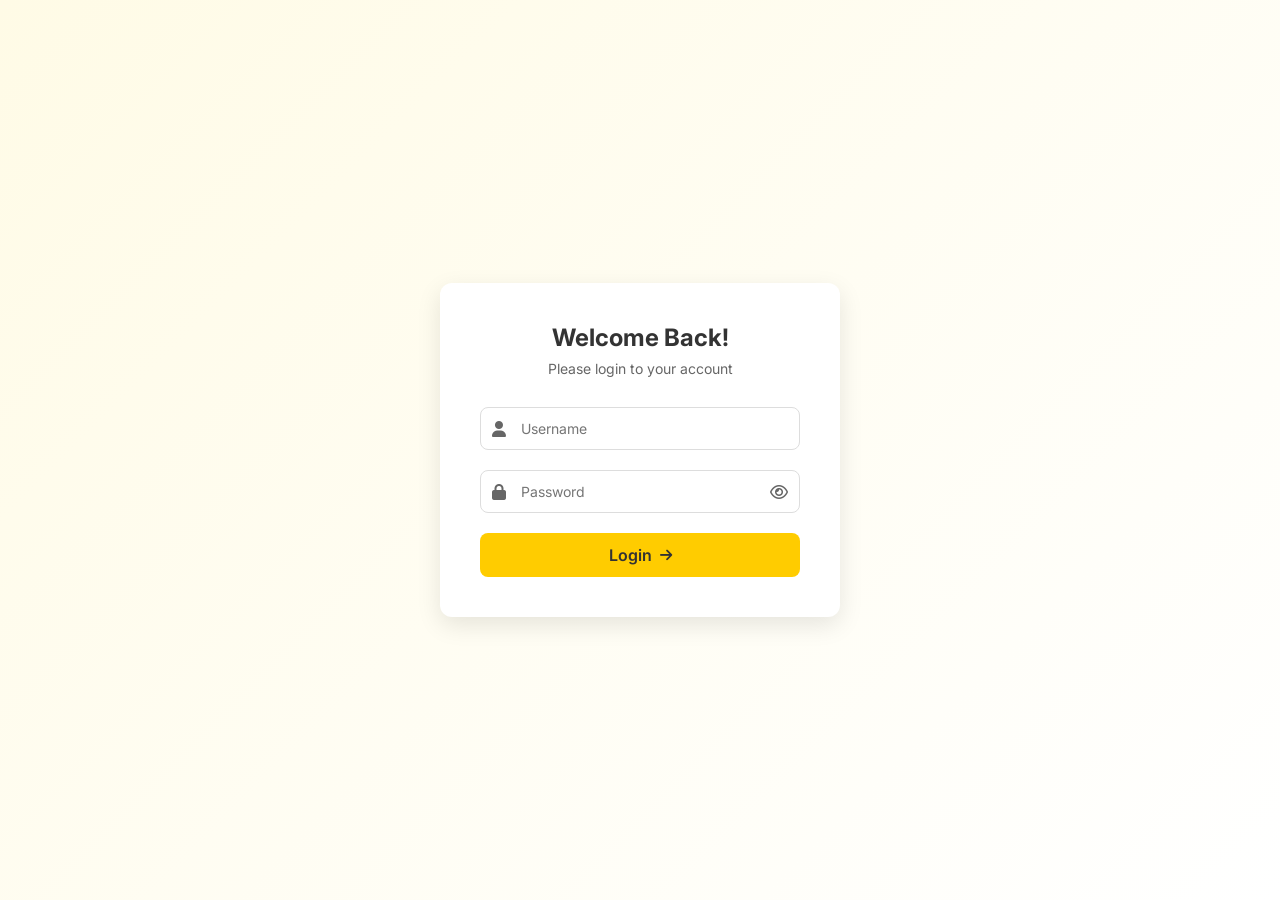
<file: admin/auth/admin-login.html>
<!DOCTYPE html>
<html lang="en">
<head>
    <meta charset="UTF-8">
    <meta name="viewport" content="width=device-width, initial-scale=1.0">
    <title>Login - Courier Services</title>
    <link rel="stylesheet" href="admin-login.css">
    <link rel="stylesheet" href="https://cdnjs.cloudflare.com/ajax/libs/font-awesome/6.0.0/css/all.min.css">
</head>
<body>
    <div class="container">
        <div class="login-container">
            <div class="login-header">
                <h2>Welcome Back!</h2>
                <p>Please login to your account</p>
            </div>
            
            <form id="loginForm" class="login-form" onsubmit="return handleLogin(event)">
                <div class="form-group">
                    <div class="input-group">
                        <span class="input-icon">
                            <i class="fas fa-user"></i>
                        </span>
                        <input type="text" id="username" name="username" placeholder="Username" required>
                    </div>
                </div>

                <div class="form-group">
                    <div class="input-group">
                        <span class="input-icon">
                            <i class="fas fa-lock"></i>
                        </span>
                        <input type="password" id="password" name="password" placeholder="Password" required>
                        <span class="password-toggle" onclick="togglePassword()">
                            <i class="far fa-eye"></i>
                        </span>
                    </div>
                </div>

                <button type="submit" class="login-button">
                    <span class="button-text">Login</span>
                    <i class="fas fa-arrow-right"></i>
                </button>
            </form>
        </div>
    </div>

    <script>
        function togglePassword() {
            const passwordInput = document.getElementById('password');
            const toggleIcon = document.querySelector('.password-toggle i');
            
            if (passwordInput.type === 'password') {
                passwordInput.type = 'text';
                toggleIcon.classList.remove('fa-eye');
                toggleIcon.classList.add('fa-eye-slash');
            } else {
                passwordInput.type = 'password';
                toggleIcon.classList.remove('fa-eye-slash');
                toggleIcon.classList.add('fa-eye');
            }
        }

        function handleLogin(event) {
            event.preventDefault();
            
            const username = document.getElementById('username').value;
            const password = document.getElementById('password').value;

            // Add your login logic here
            console.log('Login attempt:', { username, password });

            // For demonstration, show a success message
            const button = document.querySelector('.login-button');
            const buttonText = document.querySelector('.button-text');
            
            button.classList.add('loading');
            buttonText.textContent = 'Logging in...';

            // Simulate API call
            setTimeout(() => {
                button.classList.remove('loading');
                buttonText.textContent = 'Login';
                // Redirect to add user page after simulated success
                window.location.href = '../user-management/create-user.php';
            }, 1500);

            return false;
        }
    </script>
</body>
</html>
</file>
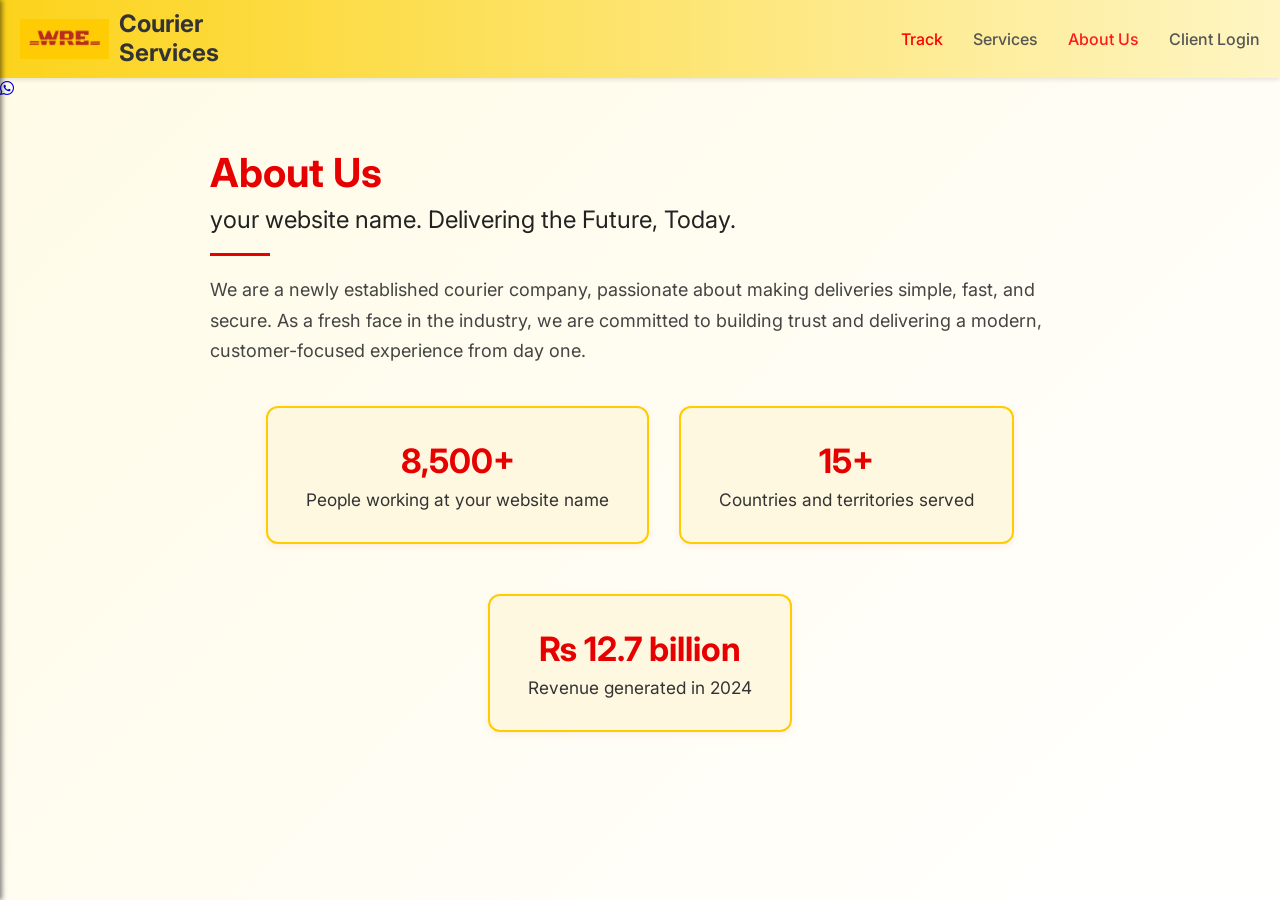
<file: pages/about/company-overview.html>
<!DOCTYPE html>
<html lang="en">
<head>
    <meta charset="UTF-8">
    <meta name="viewport" content="width=device-width, initial-scale=1.0">
    <title>About Us | Courier Services</title>
    <link rel="stylesheet" href="./company-overview.css">
    <link rel="stylesheet" href="https://cdnjs.cloudflare.com/ajax/libs/font-awesome/6.0.0/css/all.min.css">
    <style>
        .navbar {
            display: flex;
            justify-content: space-between;   
            align-items: center;
            background: linear-gradient(to right, #fcd31b, #fef5c3);
            padding: 10px 20px;
            position: relative;
        }

        .brand {
            display: flex;
            align-items: center;
        }

        .brand img {
            height: 40px;
            margin-right: 10px;
        }

        .brand h1 {
            font-size: 1.5rem;
            margin: 0;
            color: #333;
            line-height: 1.2;
        }

        .menu-toggle {
            display: none;
            font-size: 1.5rem;
            cursor: pointer;
            background: none;
            border: none;
            color: #333;
        }

        .nav-links {
            display: flex;
            gap: 30px;
            align-items: center;
        }

        .nav-links a {
            text-decoration: none;
            color: #555;
            font-weight: 500;
        }

        .nav-links a:nth-child(1) {
            color: red;
        }

        .nav-links .logout {
            color: darkred;
            font-weight: bold;
        }

        .sidebar {
            position: fixed;
            top: 0;
            left: -250px;
            width: 250px;
            height: 100%;
            background-color: #fff8dc;
            box-shadow: 2px 0 5px rgba(0,0,0,0.5);
            padding-top: 60px;
            display: flex;
            flex-direction: column;
            gap: 20px;
            padding-left: 20px;
            transition: left 0.3s ease;
            z-index: 1001;
        }

        .sidebar.open {
            left: 0;
        }

        .sidebar a {
            text-decoration: none;
            color: #333;
            font-size: 16px;
        }

        .sidebar .logout {
            color: darkred;
            font-weight: bold;
        }

        @media (max-width: 768px) {
            .nav-links {
                display: none;
            }
            .menu-toggle {
                display: block;
            }
        }
    </style>
</head>
<body>
    <div class="navbar">
        <div class="brand">
            <img src="../../assets/images/Screenshot 2025-05-10 035929.png" alt="Logo" />
            <h1>Courier<br>Services</h1>
        </div>
        <button class="menu-toggle" onclick="toggleSidebar()">
            <i class="fas fa-bars"></i>
        </button>
        <div class="nav-links">
            <a href="../../index.html">Track</a>
            <a href="../services/solutions.html">Services</a>
            <a href="./company-overview.html" class="active">About Us</a>
            <a href="../../admin/auth/admin-login.html" class="login-link">Client Login</a>
        </div>
    </div>

    <div id="sidebar" class="sidebar">
        <a href="../../index.html">Track</a>
        <a href="../services/solutions.html">Services</a>
        <a href="./company-overview.html" class="active">About Us</a>
        <a href="../../admin/auth/admin-login.html" class="login-link">Client Login</a>
    </div>

    <a href="https://wa.me/923130558314" class="floating-whatsapp" target="_blank" rel="noopener" aria-label="Chat with us on WhatsApp">
        <i class="fab fa-whatsapp"></i>
    </a>

    <main class="main-content">
        <section class="about-section">
            <h1>About Us</h1>
            <h2>your website name. Delivering the Future, Today.</h2>
            <hr>
            <p>
                We are a newly established courier company, passionate about making deliveries simple, fast, and secure. As a fresh face in the industry, we are committed to building trust and delivering a modern, customer-focused experience from day one.
            </p>
        </section>
        <section class="stats-section">
            <div class="stat-card">
                <div class="stat-number">8,500+</div>
                <div class="stat-label">People working at your website name</div>
            </div>
            <div class="stat-card">
                <div class="stat-number">15+</div>
                <div class="stat-label">Countries and territories served</div>
            </div>
            <div class="stat-card">
                <div class="stat-number">₨ 12.7 billion</div>
                <div class="stat-label">Revenue generated in 2024</div>
            </div>
        </section>
    </main>

    <script>
        function toggleSidebar() {
            document.getElementById("sidebar").classList.toggle("open");
        }

        // Close sidebar when clicking outside
        document.addEventListener('click', function(event) {
            const sidebar = document.getElementById('sidebar');
            const menuToggle = document.querySelector('.menu-toggle');
            
            if (!sidebar.contains(event.target) && !menuToggle.contains(event.target)) {
                sidebar.classList.remove('open');
            }
        });
    </script>
</body>
</html>
</file>
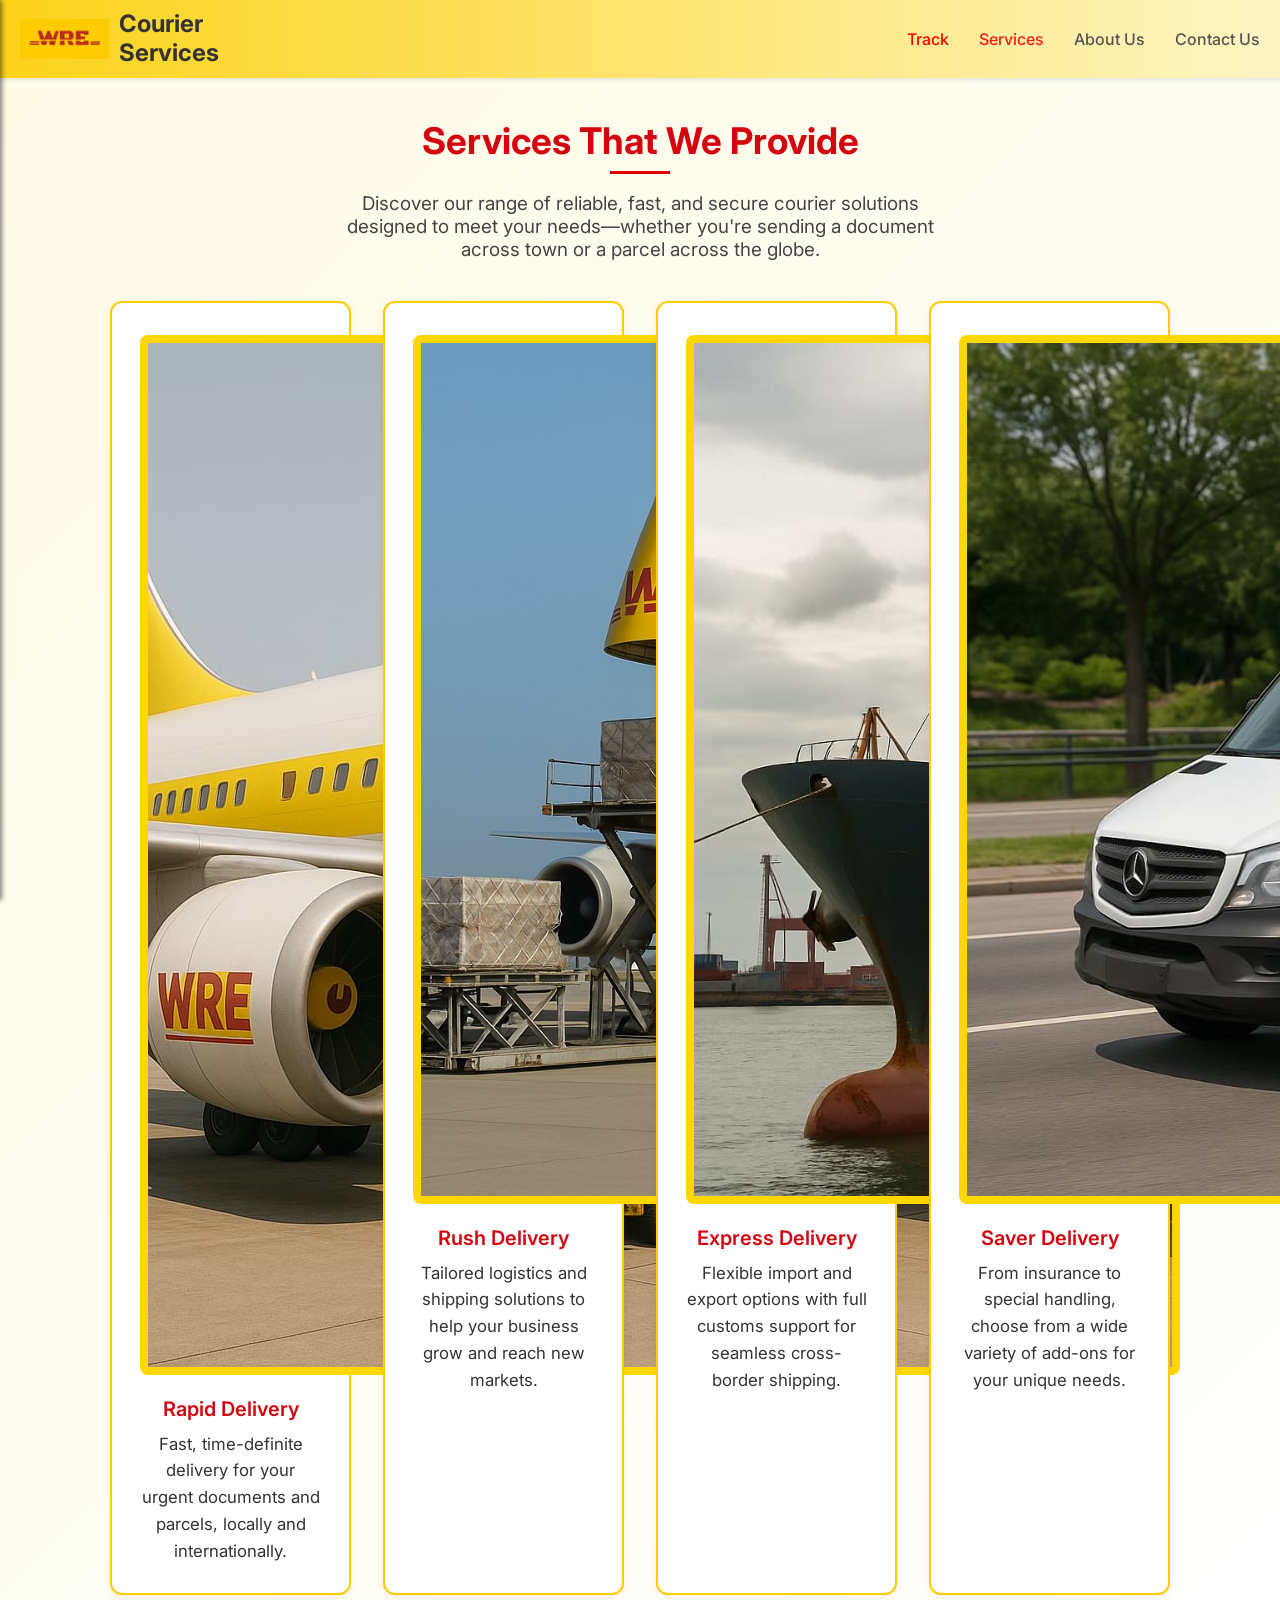
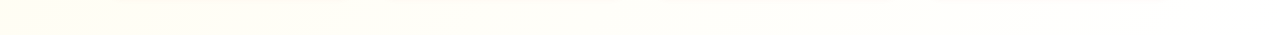
<file: pages/services/solutions.html>
<!DOCTYPE html>
<html lang="en">

<head>
  <meta charset="UTF-8">
  <meta name="viewport" content="width=device-width, initial-scale=1">
  <title>Logistics Solutions | Courier Services</title>
  <link rel="stylesheet" href="./solutions.css">
  <link rel="stylesheet" href="https://cdnjs.cloudflare.com/ajax/libs/font-awesome/6.0.0/css/all.min.css">
  <style>
    .navbar {
      display: flex;
      justify-content: space-between;
      align-items: center;
      background: linear-gradient(to right, #fcd31b, #fef5c3);
      padding: 10px 20px;
      position: relative;
    }

    .brand {
      display: flex;
      align-items: center;
    }

    .brand img {
      height: 40px;
      margin-right: 10px;
    }

    .brand h1 {
      font-size: 1.5rem;
      margin: 0;
      color: #333;
      line-height: 1.2;
    }

    .menu-toggle {
      display: none;
      font-size: 1.5rem;
      cursor: pointer;
      background: none;
      border: none;
      color: #333;
    }

    .nav-links {
      display: flex;
      gap: 30px;
      align-items: center;
    }

    .nav-links a {
      text-decoration: none;
      color: #555;
      font-weight: 500;
    }

    .nav-links a:nth-child(1) {
      color: red;
    }

    .nav-links .logout {
      color: darkred;
      font-weight: bold;
    }

    .sidebar {
      position: fixed;
      top: 0;
      left: -250px;
      width: 250px;
      height: 100%;
      background-color: #fff8dc;
      box-shadow: 2px 0 5px rgba(0,0,0,0.5);
      padding-top: 60px;
      display: flex;
      flex-direction: column;
      gap: 20px;
      padding-left: 20px;
      transition: left 0.3s ease;
      z-index: 1001;
    }

    .sidebar.open {
      left: 0;
    }

    .sidebar a {
      text-decoration: none;
      color: #333;
      font-size: 16px;
    }

    .sidebar .logout {
      color: darkred;
      font-weight: bold;
    }

    @media (max-width: 768px) {
      .nav-links {
        display: none;
      }
      .menu-toggle {
        display: block;
      }
    }
  </style>
</head>

<body>
  <div class="navbar">
    <div class="brand">
      <img src="../../assets/images/Screenshot 2025-05-10 035929.png" alt="Logo" />
      <h1>Courier<br>Services</h1>
    </div>
    <button class="menu-toggle" onclick="toggleSidebar()">
      <i class="fas fa-bars"></i>
    </button>
    <div class="nav-links">
      <a href="../../index.html">Track</a>
      <a href="./solutions.html" class="active">Services</a>
      <a href="../about/company-overview.html">About Us</a>
      <a href="../contact/support.html">Contact Us</a>
    </div>
  </div>

  <div id="sidebar" class="sidebar">
    <a href="../../index.html">Track</a>
    <a href="./solutions.html" class="active">Services</a>
    <a href="../about/company-overview.html">About Us</a>
    <a href="../contact/support.html">Contact Us</a>
  </div>

  <main class="services-main">
    <section class="services-hero">
      <h1>Services That We Provide</h1>
      <hr>
      <p>
        Discover our range of reliable, fast, and secure courier solutions designed to meet your needs—whether you're
        sending a document across town or a parcel across the globe.
      </p>
    </section>
    <section class="services-list-section">
      <div class="service-card">
        <img src="../../assets/images/cargo-shipment-by-air.jpg" alt="Rapid Delivery">
        <h3>Rapid Delivery</h3>
        <p>Fast, time-definite delivery for your urgent documents and parcels, locally and internationally.</p>
      </div>
      <div class="service-card">
        <img src="../../assets/images/cargo-shipment.jpg" alt="Rush Delivery">
        <h3>Rush Delivery</h3>
        <p>Tailored logistics and shipping solutions to help your business grow and reach new markets.</p>
      </div>
      <div class="service-card">
        <img src="../../assets/images/cargo-shipment-by-sea.jpg" alt="Express Delivery">
        <h3>Express Delivery</h3>
        <p>Flexible import and export options with full customs support for seamless cross-border shipping.</p>
      </div>
      <div class="service-card">
        <img src="../../assets/images/shipment-by-land-in-progress.jpg" alt="Saver Delivery">
        <h3>Saver Delivery</h3>
        <p>From insurance to special handling, choose from a wide variety of add-ons for your unique needs.</p>
      </div>
    </section>
  </main>

  <script>
    function toggleSidebar() {
      document.getElementById("sidebar").classList.toggle("open");
    }

    // Close sidebar when clicking outside
    document.addEventListener('click', function(event) {
      const sidebar = document.getElementById('sidebar');
      const menuToggle = document.querySelector('.menu-toggle');
      
      if (!sidebar.contains(event.target) && !menuToggle.contains(event.target)) {
        sidebar.classList.remove('open');
      }
    });
  </script>
</body>

</html>
</file>
<file: admin/auth/admin-login.css>
@import url('https://fonts.googleapis.com/css2?family=Inter:wght@400;500;600;700&display=swap');

* {
    margin: 0;
    padding: 0;
    box-sizing: border-box;
    font-family: 'Inter', sans-serif;
}

body {
    min-height: 100vh;
    background: linear-gradient(135deg, #fffbe6 0%, #fff 100%);
    display: flex;
    align-items: center;
    justify-content: center;
}

.container {
    width: 100%;
    padding: 20px;
}

.login-container {
    background: white;
    max-width: 400px;
    margin: 0 auto;
    padding: 40px;
    border-radius: 12px;
    box-shadow: 0 8px 24px rgba(0, 0, 0, 0.1);
}

.login-header {
    text-align: center;
    margin-bottom: 30px;
}

.login-header h2 {
    color: #333;
    font-size: 24px;
    margin-bottom: 8px;
}

.login-header p {
    color: #666;
    font-size: 14px;
}

.login-form {
    margin-top: 30px;
}

.form-group {
    margin-bottom: 20px;
}

.input-group {
    position: relative;
    display: flex;
    align-items: center;
}

.input-icon {
    position: absolute;
    left: 12px;
    color: #666;
    font-size: 16px;
}

.input-group input {
    width: 100%;
    padding: 12px 40px;
    border: 1px solid #ddd;
    border-radius: 8px;
    font-size: 14px;
    transition: all 0.3s ease;
}

.input-group input:focus {
    border-color: #FFCC00;
    outline: none;
    box-shadow: 0 0 0 3px rgba(255, 204, 0, 0.1);
}

.password-toggle {
    position: absolute;
    right: 12px;
    color: #666;
    cursor: pointer;
    font-size: 16px;
}

.password-toggle:hover {
    color: #333;
}

.login-button {
    width: 100%;
    padding: 12px;
    background: #FFCC00;
    border: none;
    border-radius: 8px;
    color: #333;
    font-size: 16px;
    font-weight: 600;
    cursor: pointer;
    display: flex;
    align-items: center;
    justify-content: center;
    gap: 8px;
    transition: all 0.3s ease;
    position: relative;
    overflow: hidden;
}

.login-button:hover {
    background: #FFD700;
    transform: translateY(-1px);
}

.login-button:active {
    transform: translateY(0);
}

.login-button i {
    font-size: 14px;
    transition: transform 0.3s ease;
}

.login-button:hover i {
    transform: translateX(3px);
}

.login-button.loading {
    background: #FFE066;
    cursor: wait;
}

.login-button.loading i {
    animation: spin 1s linear infinite;
}

@keyframes spin {
    0% { transform: rotate(0deg); }
    100% { transform: rotate(360deg); }
}

/* Error states */
.input-group.error input {
    border-color: #D40511;
}

.error-message {
    color: #D40511;
    font-size: 12px;
    margin-top: 5px;
}

/* Responsive design */
@media (max-width: 480px) {
    .login-container {
        padding: 30px 20px;
    }

    .login-header h2 {
        font-size: 22px;
    }
}
</file>
<file: pages/about/company-overview.css>
@import url('https://fonts.googleapis.com/css2?family=Inter:wght@400;500;600;700&display=swap');

* {
    margin: 0;
    padding: 0;
    box-sizing: border-box;
    font-family: 'Inter', sans-serif;
}

body {
    background: #f0f0f0;
    margin: 0;
    padding: 0;
    min-height: 100vh;
    background: linear-gradient(135deg, #fffbe6 0%, #fff 100%);
}

/* Navbar Styles */
.navbar {
    background: linear-gradient(to right, #FFD700, #FFF5CC);
    box-shadow: 0 2px 4px rgba(0, 0, 0, 0.1);
    position: fixed;
    top: 0;
    left: 0;
    right: 0;
    z-index: 1000;
}

.nav-container {
    max-width: 1200px;
    margin: 0 auto;
    padding: 1rem;
    display: flex;
    justify-content: space-between;
    align-items: center;
}

.logo {
    font-size: 1.5rem;
    font-weight: 600;
    color: #333;
    display: flex;
    align-items: center;
    gap: 0.5rem;
}

.logo i {
    color: #ff1a1a;
}

.nav-links {
    display: flex;
    gap: 2rem;
    list-style: none;
}

.nav-links a {
    text-decoration: none;
    color: #666;
    font-weight: 500;
    transition: color 0.3s ease;
}

.nav-links a:hover {
    color: #ff1a1a;
}

.nav-links a.active {
    color: #ff1a1a;
}

.logout-btn {
    display: flex;
    align-items: center;
    gap: 0.5rem;
    color: #D40511 !important;
}

.logout-btn:hover {
    color: #ff1a1a !important;
}


.main-content {
    max-width: 900px;
    margin: 50px auto 0 auto;
    padding: 0 20px 40px 20px;
}
.about-section h1 {
    color: #E60000;
    font-size: 2.5rem;
    margin-bottom: 0.5rem;
}
.about-section h2 {
    color: #222;
    font-size: 1.5rem;
    font-weight: 400;
    margin-top: 0;
    margin-bottom: 1.2rem;
}
.about-section hr {
    border: none;
    border-top: 3px solid #E60000;
    width: 60px;
    margin: 18px 0 18px 0;
}
.about-section p {
    font-size: 1.13rem;
    line-height: 1.7;
    color: #444;
    margin-bottom: 2.5rem;
}

.stats-section {
    display: flex;
    gap: 30px;
    flex-wrap: wrap;
    justify-content: center;
}
.stat-card {
    background: #fff8e1;
    border: 2px solid #FFCC00;
    border-radius: 12px;
    box-shadow: 0 2px 8px rgba(230,0,0,0.07);
    padding: 32px 38px;
    min-width: 220px;
    text-align: center;
    margin-bottom: 20px;
    transition: box-shadow 0.2s;
}
.stat-card:hover {
    box-shadow: 0 4px 16px rgba(230,0,0,0.13);
}
.stat-number {
    font-size: 2.1rem;
    font-weight: bold;
    color: #E60000;
    margin-bottom: 8px;
}
.stat-label {
    font-size: 1.08rem;
    color: #333;
}

@media (max-width: 700px) {
    .main-content {
        margin-top: 20px;
    }
    .stats-section {
        flex-direction: column;
        gap: 18px;
        align-items: center;
    }
    .header {
        flex-direction: column;
        gap: 10px;
        padding: 18px 10px;
    }
}

/* Responsive Styles */
@media (max-width: 1200px) {
    .nav-container {
        padding: 1rem 2rem;
    }

    .main-content {
        padding: 0 40px 40px 40px;
    }
}

@media (max-width: 992px) {
    .about-section h1 {
        font-size: 2.2rem;
    }

    .about-section h2 {
        font-size: 1.3rem;
    }

    .about-section p {
        font-size: 1.1rem;
    }

    .stat-card {
        min-width: 200px;
    }
}

@media (max-width: 768px) {
    .nav-container {
        flex-direction: column;
        gap: 1rem;
        padding: 1rem;
    }

    .nav-links {
        flex-wrap: wrap;
        justify-content: center;
        gap: 1rem;
    }

    .main-content {
        margin-top: 120px;
        padding: 0 20px 40px 20px;
    }

    .about-section h1 {
        font-size: 2rem;
    }

    .about-section h2 {
        font-size: 1.2rem;
    }

    .about-section p {
        font-size: 1rem;
        margin-bottom: 2rem;
    }

    .stats-section {
        gap: 20px;
    }

    .stat-card {
        padding: 25px 30px;
    }

    .stat-number {
        font-size: 1.8rem;
    }

    .stat-label {
        font-size: 1rem;
    }
}

@media (max-width: 480px) {
    .nav-links {
        flex-direction: column;
        align-items: center;
        width: 100%;
    }

    .nav-links li {
        width: 100%;
        text-align: center;
    }

    .nav-links a {
        display: block;
        padding: 0.5rem;
    }

    .main-content {
        margin-top: 160px;
        padding: 0 15px 30px 15px;
    }

    .about-section h1 {
        font-size: 1.8rem;
    }

    .about-section h2 {
        font-size: 1.1rem;
    }

    .about-section p {
        font-size: 0.95rem;
        line-height: 1.6;
    }

    .stats-section {
        gap: 15px;
    }

    .stat-card {
        padding: 20px;
        min-width: 100%;
    }

    .stat-number {
        font-size: 1.6rem;
    }

    .stat-label {
        font-size: 0.95rem;
    }
}

/* Print Styles */
@media print {
    .navbar {
        position: static;
    }

    .main-content {
        margin-top: 0;
    }

    .stat-card {
        break-inside: avoid;
        box-shadow: none;
        border: 1px solid #ddd;
    }
}
</file>
<file: pages/services/solutions.css>
@import url('https://fonts.googleapis.com/css2?family=Inter:wght@400;500;600;700&display=swap');

* {
    margin: 0;
    padding: 0;
    box-sizing: border-box;
    font-family: 'Inter', sans-serif;
}

body {
    background: #f0f0f0;
    margin: 0;
    padding: 0;
    min-height: 100vh;
    background: linear-gradient(135deg, #fffbe6 0%, #fff 100%);
}

/* Navbar Styles */
.navbar {
    background: linear-gradient(to right, #FFD700, #FFF5CC);
    box-shadow: 0 2px 4px rgba(0, 0, 0, 0.1);
    position: fixed;
    top: 0;
    left: 0;
    right: 0;
    z-index: 1000;
}

.nav-container {
    max-width: 1200px;
    margin: 0 auto;
    padding: 1rem;
    display: flex;
    justify-content: space-between;
    align-items: center;
}

.logo {
    font-size: 1.5rem;
    font-weight: 600;
    color: #333;
    display: flex;
    align-items: center;
    gap: 0.5rem;
}

.logo i {
    color: #ff1a1a;
}

.nav-links {
    display: flex;
    gap: 2rem;
    list-style: none;
}

.nav-links a {
    text-decoration: none;
    color: #666;
    font-weight: 500;
    transition: color 0.3s ease;
}

.nav-links a:hover {
    color: #ff1a1a;
}

.nav-links a.active {
    color: #ff1a1a;
}

.logout-btn {
    display: flex;
    align-items: center;
    gap: 0.5rem;
    color: #D40511 !important;
}

.logout-btn:hover {
    color: #ff1a1a !important;
}

.services-main {
  max-width: 1100px;
  margin: 40px auto 0 auto;
  padding: 0 20px 40px 20px;
}

.services-hero {
  text-align: center;
  margin-bottom: 40px;
}

.services-hero h1 {
  color: #D40511;
  font-size: 2.3rem;
  margin-bottom: 0.5rem;
}

.services-hero hr {
  border: none;
  border-top: 3px solid #E60000;
  width: 60px;
  margin: 8px auto 18px auto;
}

.services-hero p {
  font-size: 1.18rem;
  color: #444;
  max-width: 600px;
  margin: 0 auto;
}

.services-list-section {
  display: flex;
  flex-wrap: wrap;
  gap: 32px;
  justify-content: center;
}

.service-card {
  background: #fff;
  border-radius: 12px;
  box-shadow: 0 2px 8px rgba(212,5,17,0.07);
  padding: 32px 28px 28px 28px;
  min-width: 240px;
  max-width: 300px;
  flex: 1 1 240px;
  text-align: center;
  transition: box-shadow 0.2s, transform 0.2s;
  border: 2px solid #FFCC00;
}

.service-card:hover {
  box-shadow: 0 4px 16px rgba(212,5,17,0.13);
  transform: translateY(-4px) scale(1.03);
}

.service-card img {
  width: auto;
  height: auto;
  margin-bottom: 18px;
  background: #FFD700;
  border-radius: 8px;
  padding: 8px;
}

.service-card h3 {
  color: #D40511;
  font-size: 1.25rem;
  margin-bottom: 10px;
  font-weight: 600;
}

.service-card p {
  color: #333;
  font-size: 1.05rem;
  line-height: 1.6;
}

@media (max-width: 900px) {
  .services-list-section {
    flex-direction: column;
    gap: 24px;
    align-items: center;
  }
  .service-card {
    max-width: 100%;
    width: 100%;
  }
}

/* Responsive Styles */
@media (max-width: 1200px) {
    .nav-container {
        padding: 1rem 2rem;
    }

    .services-main {
        padding: 0 40px 40px 40px;
    }
}

@media (max-width: 992px) {
    .services-hero h1 {
        font-size: 2rem;
    }

    .services-hero p {
        font-size: 1.1rem;
    }

    .service-card {
        min-width: 200px;
    }
}

@media (max-width: 768px) {
    .nav-container {
        flex-direction: column;
        gap: 1rem;
        padding: 1rem;
    }

    .nav-links {
        flex-wrap: wrap;
        justify-content: center;
        gap: 1rem;
    }

    .services-main {
        margin-top: 120px;
        padding: 0 20px 40px 20px;
    }

    .services-hero {
        margin-bottom: 30px;
    }

    .services-hero h1 {
        font-size: 1.8rem;
    }

    .services-hero p {
        font-size: 1rem;
    }

    .services-list-section {
        gap: 20px;
    }

    .service-card {
        padding: 25px 20px 20px 20px;
    }

    .service-card h3 {
        font-size: 1.2rem;
    }

    .service-card p {
        font-size: 1rem;
    }
}

@media (max-width: 480px) {
    .nav-links {
        flex-direction: column;
        align-items: center;
        width: 100%;
    }

    .nav-links li {
        width: 100%;
        text-align: center;
    }

    .nav-links a {
        display: block;
        padding: 0.5rem;
    }

    .services-main {
        margin-top: 160px;
        padding: 0 15px 30px 15px;
    }

    .services-hero h1 {
        font-size: 1.5rem;
    }

    .services-hero p {
        font-size: 0.95rem;
    }

    .service-card {
        padding: 20px 15px 15px 15px;
    }

    .service-card img {
        width: 40px;
        height: 40px;
        margin-bottom: 15px;
    }

    .service-card h3 {
        font-size: 1.1rem;
        margin-bottom: 8px;
    }

    .service-card p {
        font-size: 0.95rem;
        line-height: 1.5;
    }
}

/* Print Styles */
@media print {
    .navbar {
        position: static;
    }

    .services-main {
        margin-top: 0;
    }

    .service-card {
        break-inside: avoid;
        box-shadow: none;
        border: 1px solid #ddd;
    }
}
</file>
